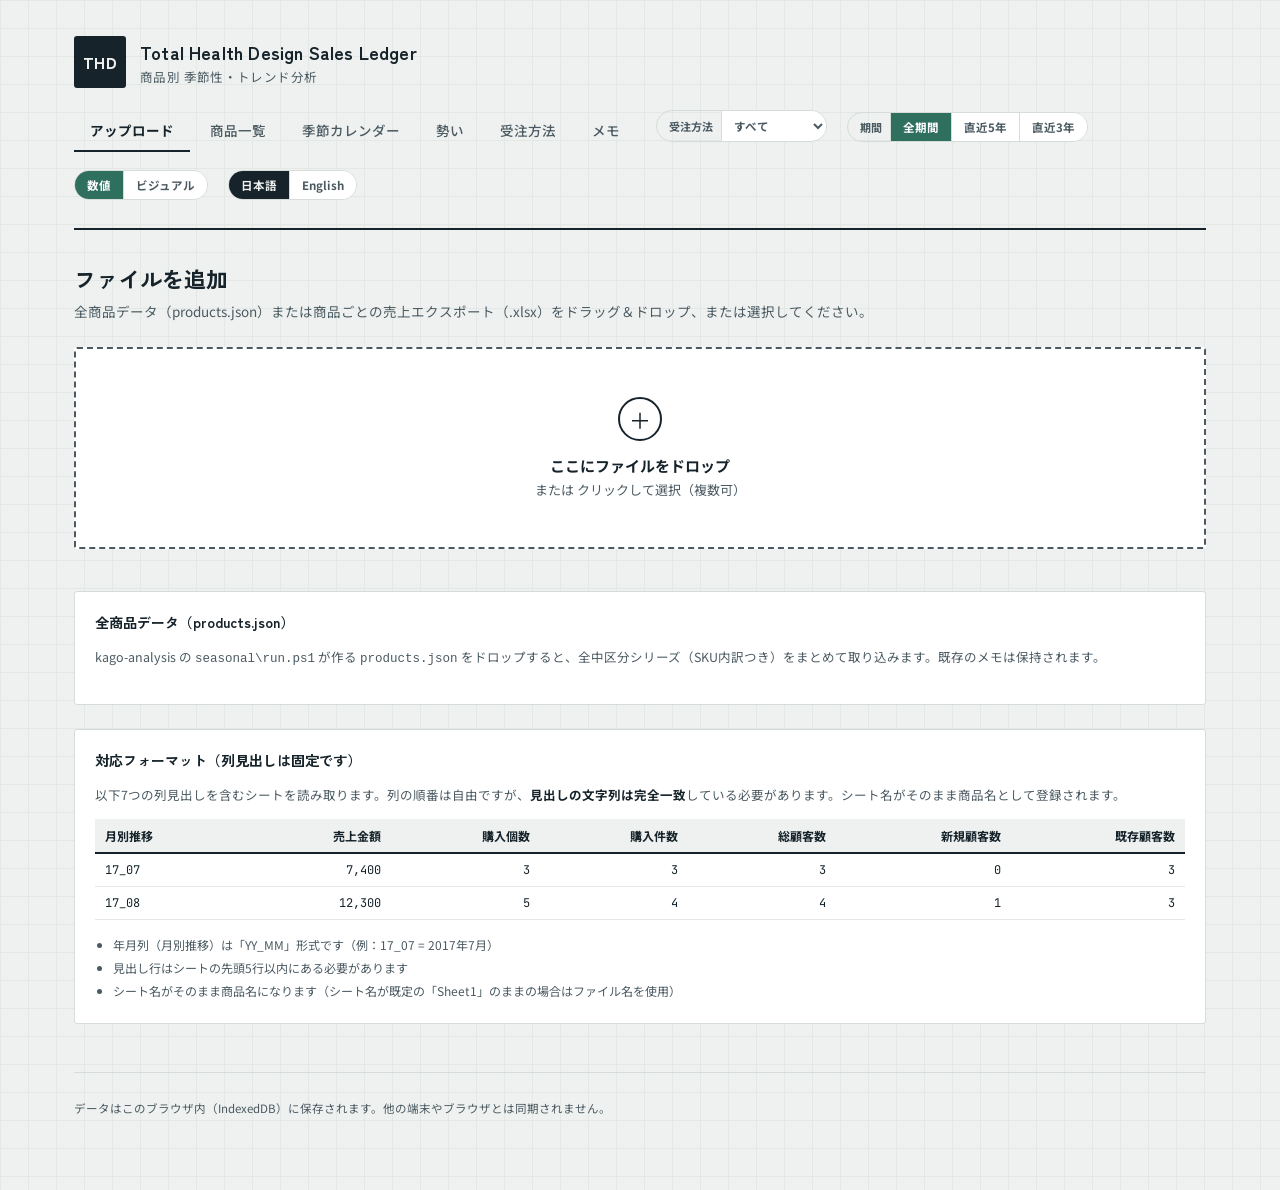
<file: index.html>
<!DOCTYPE html>
<html lang="ja">
<head>
<meta charset="UTF-8" />
<meta name="viewport" content="width=device-width, initial-scale=1.0" />
<title>商品売上分析 | THD Sales Ledger</title>
<link rel="preconnect" href="https://fonts.googleapis.com">
<link href="https://fonts.googleapis.com/css2?family=Zen+Kaku+Gothic+New:wght@500;700;900&family=Noto+Sans+JP:wght@400;500;700&family=JetBrains+Mono:wght@400;500;700&display=swap" rel="stylesheet">
<link rel="stylesheet" href="css/style.css?v=20261114a" />
</head>
<body>

<div class="app-shell">

  <header class="topbar">
    <div class="brand">
      <span class="brand-mark" aria-hidden="true">THD</span>
      <div class="brand-text">
        <h1 data-i18n="app.title">Total Health Design Sales Ledger</h1>
        <p data-i18n="app.subtitle">商品別 季節性・トレンド分析</p>
      </div>
    </div>
    <div class="topbar-right">
      <nav class="tabs" role="tablist">
        <button class="tab-btn is-active" data-view="upload" role="tab" data-i18n="nav.upload">アップロード</button>
        <button class="tab-btn" data-view="products" role="tab" data-i18n="nav.products">商品一覧</button>
        <button class="tab-btn" data-view="calendar" role="tab" data-i18n="nav.calendar">季節カレンダー</button>
        <button class="tab-btn" data-view="momentum" role="tab" data-i18n="nav.momentum">勢い</button>
        <button class="tab-btn" data-view="channels" role="tab" data-i18n="nav.channels">受注方法</button>
        <button class="tab-btn" data-view="notes" role="tab" data-i18n="nav.notes">メモ</button>
      </nav>
      <div class="lang-toggle period-toggle ch-toggle" role="group" aria-label="Channel">
        <span class="period-label" data-i18n="ch.label">受注方法</span>
        <select id="channel-filter" class="ch-select"></select>
      </div>
      <div class="lang-toggle period-toggle" role="group" aria-label="Period">
        <span class="period-label" data-i18n="period.label">期間</span>
        <button type="button" class="period-btn" data-period="0" data-i18n="period.all">全期間</button>
        <button type="button" class="period-btn" data-period="5" data-i18n="period.y5">直近5年</button>
        <button type="button" class="period-btn" data-period="3" data-i18n="period.y3">直近3年</button>
      </div>
      <div class="lang-toggle mode-toggle" role="group" aria-label="Display">
        <button type="button" class="mode-btn" data-display="numbers" data-i18n="display.numbers">数値</button>
        <button type="button" class="mode-btn" data-display="visual" data-i18n="display.visual">ビジュアル</button>
      </div>
      <div class="lang-toggle" role="group" aria-label="Language">
        <button type="button" class="lang-btn is-active" data-lang="ja">日本語</button>
        <button type="button" class="lang-btn" data-lang="en">English</button>
      </div>
    </div>
  </header>

  <main class="views">

    <!-- ===================== UPLOAD VIEW ===================== -->
    <section id="view-upload" class="view is-active">
      <div class="view-head">
        <h2 data-i18n="upload.heading">ファイルを追加</h2>
        <p class="hint" data-i18n="upload.hint">商品ごとの売上エクスポート（.xlsx）をドラッグ＆ドロップ、または選択してください。下記のテンプレート形式に対応しています。</p>
      </div>

      <label id="dropzone" class="dropzone" for="file-input">
        <input type="file" id="file-input" accept=".xlsx,.json" multiple hidden />
        <div class="dropzone-inner">
          <span class="dz-icon" aria-hidden="true">＋</span>
          <p class="dz-title" data-i18n="upload.dzTitle">ここにファイルをドロップ</p>
          <p class="dz-sub" data-i18n="upload.dzSub">または クリックして選択（複数可）</p>
        </div>
      </label>

      <div id="upload-log" class="upload-log" aria-live="polite"></div>

      <div class="card template-card">
        <h3 data-i18n="upload.bundleHeading">全商品データ（products.json）</h3>
        <p class="template-desc" data-i18n-html="upload.bundleDesc">
          kago-analysis の <code>seasonal\run.ps1</code> が作る <code>products.json</code> をドロップすると、
          全中区分シリーズ（SKU内訳つき）をまとめて取り込みます。既存のメモは保持されます。
        </p>
      </div>

      <div class="card template-card">
        <h3 data-i18n="upload.templateHeading">対応フォーマット（列見出しは固定です）</h3>
        <p class="template-desc" data-i18n-html="upload.templateDesc">
          以下7つの列見出しを含むシートを読み取ります。列の順番は自由ですが、
          <strong>見出しの文字列は完全一致</strong>している必要があります。
          シート名がそのまま商品名として登録されます。
        </p>
        <div class="table-wrap">
          <table class="template-table">
            <thead>
              <tr>
                <th data-i18n="upload.thYm">月別推移</th><th data-i18n="upload.thSales">売上金額</th>
                <th data-i18n="upload.thQty">購入個数</th><th data-i18n="upload.thOrders">購入件数</th>
                <th data-i18n="upload.thTotalCust">総顧客数</th><th data-i18n="upload.thNewCust">新規顧客数</th>
                <th data-i18n="upload.thExistCust">既存顧客数</th>
              </tr>
            </thead>
            <tbody>
              <tr>
                <td>17_07</td><td>7,400</td><td>3</td><td>3</td><td>3</td><td>0</td><td>3</td>
              </tr>
              <tr>
                <td>17_08</td><td>12,300</td><td>5</td><td>4</td><td>4</td><td>1</td><td>3</td>
              </tr>
            </tbody>
          </table>
        </div>
        <ul class="template-notes">
          <li data-i18n="upload.note1">年月列（月別推移）は「YY_MM」形式です（例：17_07 = 2017年7月）</li>
          <li data-i18n="upload.note2">見出し行はシートの先頭5行以内にある必要があります</li>
          <li data-i18n="upload.note3">シート名がそのまま商品名になります（シート名が既定の「Sheet1」のままの場合はファイル名を使用）</li>
        </ul>
      </div>
    </section>

    <!-- ===================== PRODUCTS VIEW ===================== -->
    <section id="view-products" class="view">
      <div class="view-head">
        <h2 data-i18n="products.heading">商品一覧</h2>
        <p class="hint" data-i18n="products.hint">保存済みの商品データ。行をクリックで詳細な季節性分析を表示します。</p>
      </div>

      <div class="filter-bar">
        <div class="filter-group filter-search">
          <label for="prod-search" data-i18n="products.searchLabel">商品名で検索</label>
          <input type="text" id="prod-search" data-i18n-placeholder="products.searchPlaceholder" placeholder="商品名..." />
        </div>
        <p id="products-count" class="filter-count-inline"></p>
      </div>
      <div id="products-scope" class="scope-bar"></div>

      <div id="products-empty" class="empty-state" hidden>
        <p class="empty-title" data-i18n="products.emptyTitle">まだデータがありません</p>
        <p class="empty-sub" data-i18n="products.emptySub">「アップロード」タブからファイルを追加してください。</p>
      </div>
      <div id="products-no-results" class="empty-state" hidden>
        <p class="empty-title" data-i18n="products.noResultsTitle">条件に一致する商品がありません</p>
        <p class="empty-sub" data-i18n="products.noResultsSub">検索語を変えてみてください。</p>
      </div>
      <div id="products-visual" class="only-visual">
        <div class="card viz-card">
          <h3><span data-i18n="vprod.mapHeading">商品マップ</span> <span class="muted" data-i18n="vprod.mapSub"></span></h3>
          <div id="products-map"></div>
          <div id="products-map-legend" class="viz-legend"></div>
        </div>
        <p class="muted-small viz-caption" data-i18n="vprod.tilesCaption"></p>
        <div id="products-tiles" class="tile-grid"></div>
      </div>
      <div class="table-wrap products-wrap only-numbers">
        <table id="products-table">
          <thead>
            <tr>
              <th data-sort="name" class="sortable" data-i18n="products.thName">商品名</th>
              <th data-sort="span" class="sortable" data-i18n="products.thSpan">データ期間</th>
              <th data-sort="months" class="sortable" data-i18n="products.thMonths">ヶ月数</th>
              <th data-sort="sales12" class="sortable" data-i18n="products.thSales12">直近12ヶ月度売上</th>
              <th data-sort="class" class="sortable" data-i18n="products.thClass">判定</th>
              <th data-sort="eta2" class="sortable" data-i18n="products.thEta2">季節の影響</th>
              <th data-sort="last" class="sortable" data-i18n="products.thLast">最終データ月</th>
            </tr>
          </thead>
          <tbody></tbody>
        </table>
      </div>
    </section>

    <!-- ===================== PRODUCT DETAIL VIEW ===================== -->
    <section id="view-detail" class="view">
      <div class="view-head detail-head">
        <button id="back-to-products" class="back-btn" data-i18n="detail.back">← 商品一覧へ</button>
        <div>
          <h2 id="detail-title">—</h2>
          <p class="hint" id="detail-sub"></p>
          <div id="detail-selection" class="selection-bar" hidden></div>
        </div>
        <div class="detail-head-actions">
          <button id="print-detail" class="print-btn" data-i18n="detail.printBtn">🖨 印刷 / PDF保存</button>
          <button id="delete-product" class="danger-btn" data-i18n="detail.deleteBtn">この商品データを削除</button>
        </div>
      </div>

      <div class="detail-grid">
        <div class="card card-classification">
          <h3 data-i18n="detail.judgement">判定</h3>
          <p id="detail-classification-badge" class="class-badge">—</p>
          <p id="detail-classification-text" class="class-text"></p>
          <div id="viz-class" class="viz-class only-visual"></div>
          <dl class="stat-row only-numbers">
            <div><dt data-i18n="detail.eta2Label">η²（月要因の説明力）</dt><dd id="detail-eta2">—</dd></div>
            <div><dt data-i18n="detail.fValueLabel">F値（自由度）</dt><dd id="detail-fval">—</dd></div>
            <div><dt data-i18n="detail.spanLabel">データ期間</dt><dd id="detail-span">—</dd></div>
          </dl>
          <div id="detail-reliability" class="reliability only-numbers"></div>
        </div>

        <div class="card card-seasonal">
          <div class="season-head">
            <h3 data-i18n="detail.seasonalHeading">月度別季節指数</h3>
            <div class="trend-mode-group">
              <button type="button" class="trend-mode-btn season-mode-btn is-active" data-mode="absolute" data-i18n="season.absolute">絶対</button>
              <button type="button" class="trend-mode-btn season-mode-btn" data-mode="relative" data-i18n="season.relative">店舗全体比</button>
            </div>
          </div>
          <p id="seasonal-note" class="seasonal-note"></p>
          <div id="seasonal-bars" class="seasonal-bars"></div>

          <div class="trend-section">
            <div class="trend-header">
              <h3 data-i18n="detail.trendHeading">売上推移</h3>
              <div class="trend-controls">
                <div class="trend-mode-group">
                  <button type="button" class="trend-mode-btn is-active" data-mode="all" data-i18n="detail.trendAll">全期間</button>
                  <button type="button" class="trend-mode-btn" data-mode="year" data-i18n="detail.trendYear">年別</button>
                </div>
                <select id="trend-year-select" class="trend-year-select" hidden></select>
              </div>
            </div>
            <div id="trend-chart" class="trend-chart"></div>
          </div>
        </div>

        <div class="card card-yoy">
          <h3 data-i18n="detail.yoyHeading">年別平均売上・前年比</h3>
          <div id="viz-yoy" class="only-visual"></div>
          <div class="table-wrap only-numbers">
            <table id="yoy-table">
              <thead><tr>
                <th data-i18n="detail.thYear">年</th><th data-i18n="detail.thAvgSales">月平均売上</th><th data-i18n="detail.thYoy">対前年比</th>
              </tr></thead>
              <tbody></tbody>
            </table>
          </div>
        </div>

        <div class="card card-spikes">
          <h3><span data-i18n="detail.spikesHeading">スパイク上位</span> <span class="muted" data-i18n="detail.spikesSub">（対年平均比が高い順）</span></h3>
          <div id="viz-spikes" class="only-visual"></div>
          <ol id="spike-list" class="spike-list"></ol>
        </div>

        <div class="card card-dips">
          <h3><span data-i18n="detail.dipsHeading">下位月</span> <span class="muted" data-i18n="detail.dipsSub">（対年平均比が低い順）</span></h3>
          <ol id="dip-list" class="spike-list"></ol>
        </div>

        <div id="buyer-card" class="card card-buyers" hidden>
          <div class="season-head">
            <h3><span data-i18n="buyers.heading">購入者の内訳</span> <span class="muted" id="buyer-sub"></span></h3>
            <div class="trend-mode-group">
              <button type="button" class="trend-mode-btn buyer-range-btn is-active" data-range="recent" data-i18n="buyers.recent">直近36ヶ月度</button>
              <button type="button" class="trend-mode-btn buyer-range-btn" data-range="all" data-i18n="detail.trendAll">全期間</button>
            </div>
          </div>
          <div id="buyer-summary" class="buyer-summary only-numbers"></div>
          <div id="buyer-viz" class="buyer-viz only-visual"></div>
          <div id="buyer-chart" class="trend-chart"></div>
          <p class="muted-small buyer-def" data-i18n="buyers.definitions">店舗新規＝その月度に会員登録 / 商品初回＝既存会員がこのシリーズ（SKU）を初めて購入 / 継続＝前回購入から180日以内 / 復帰＝前回購入から180日超。再購入率＝その月度の購入者のうち次の6ヶ月度以内にまた買った割合（直近6ヶ月度はまだ判定できません）。</p>
        </div>

        <div id="channel-card" class="card card-buyers" hidden>
          <div class="season-head">
            <h3><span data-i18n="ch.cardHeading">受注方法別の売上</span> <span class="muted" id="channel-sub"></span></h3>
            <div class="trend-mode-group">
              <button type="button" class="trend-mode-btn ch-range-btn is-active" data-range="recent" data-i18n="buyers.recent">直近36ヶ月度</button>
              <button type="button" class="trend-mode-btn ch-range-btn" data-range="all" data-i18n="detail.trendAll">全期間</button>
            </div>
          </div>
          <div id="channel-summary" class="only-numbers"></div>
          <div id="channel-viz" class="only-visual chs-list"></div>
          <div id="channel-chart" class="trend-chart"></div>
        </div>

        <div class="card card-raw">
          <h3 data-i18n="detail.rawHeading">月別実績</h3>
          <div id="viz-raw" class="only-visual"></div>
          <div class="table-wrap table-wrap-tall only-numbers">
            <table id="raw-table">
              <thead><tr>
                <th data-i18n="detail.thRawYm">年月</th><th data-i18n="detail.thRawSales">売上金額</th>
                <th data-i18n="detail.thRawQty">購入個数</th><th data-i18n="detail.thRawOrders">購入件数</th>
                <th data-i18n="detail.thRawOrderCount">注文件数</th>
                <th data-i18n="detail.thRawTotalCust">総顧客数</th><th data-i18n="detail.thRawNewCust">新規顧客数</th>
                <th data-i18n="detail.thRawExistCust">既存顧客数</th>
              </tr></thead>
              <tbody></tbody>
            </table>
          </div>
        </div>

        <div id="sku-card" class="card card-skus" hidden>
          <h3><span data-i18n="detail.skuHeading">SKU別内訳</span> <span class="muted" id="sku-count"></span></h3>
          <p class="muted-small sku-hint" data-i18n="sel.hint">チェックしたSKUだけでページ全体（判定・季節指数・推移・スパイク）を再計算します。「のみ」でそのSKUだけを表示。</p>
          <div class="table-wrap table-wrap-tall">
            <table id="sku-table">
              <thead><tr>
                <th class="sku-check-cell"><input type="checkbox" id="sku-all" checked></th>
                <th data-i18n="detail.thSkuCode">商品コード</th><th data-i18n="detail.thSkuName">商品名</th>
                <th data-i18n="detail.thSku12">直近12ヶ月度</th><th data-i18n="detail.thSkuTotal">全期間</th>
                <th data-i18n="detail.thSkuLast">最終月度</th>
              </tr></thead>
              <tbody></tbody>
            </table>
          </div>
        </div>
      </div>
    </section>

    <!-- ===================== CALENDAR VIEW ===================== -->
    <section id="view-calendar" class="view">
      <div class="view-head">
        <h2 data-i18n="calendar.heading">季節カレンダー</h2>
        <p class="hint only-visual" data-i18n="vcal.hint"></p>
        <p class="hint only-numbers" data-i18n="calendar.hint">全商品の月別季節指数を並べた一覧。η²が高い（季節性主導型）ほど濃く色付けしています（▲=平均超・▼=平均未満）。列見出しクリックで並び替え、▾アイコンで絞り込み（Excelのフィルターと同じ要領です）。</p>
      </div>

      <div id="calendar-scope" class="scope-bar"></div>
      <div class="calendar-tools">
        <div class="trend-mode-group">
          <button type="button" class="trend-mode-btn season-mode-btn is-active" data-mode="absolute" data-i18n="season.absolute">絶対</button>
          <button type="button" class="trend-mode-btn season-mode-btn" data-mode="relative" data-i18n="season.relative">店舗全体比</button>
        </div>
        <p id="calendar-count" class="filter-count"></p>
      </div>

      <div id="calendar-empty" class="empty-state" hidden>
        <p class="empty-title" data-i18n="calendar.emptyTitle">比較できる商品がありません</p>
        <p class="empty-sub" data-i18n="calendar.emptySub">2つ以上の商品データをアップロードすると一覧表示されます。</p>
      </div>
      <div id="calendar-no-results" class="empty-state" hidden>
        <p class="empty-title" data-i18n="calendar.noResultsTitle">条件に一致する商品がありません</p>
        <p class="empty-sub" data-i18n="calendar.noResultsSub">フィルター条件を変えてみてください。</p>
      </div>
      <div id="calendar-visual" class="only-visual">
        <div class="card viz-card">
          <h3><span data-i18n="vcal.monthHeading">この月度に強い商品・弱い商品</span></h3>
          <div id="vcal-months" class="month-picker"></div>
          <p class="muted-small viz-caption" data-i18n="vcal.monthNote"></p>
          <div class="vcal-split">
            <div><h4 class="up" data-i18n="vcal.strong">強い</h4><div id="vcal-strong"></div></div>
            <div><h4 class="down" data-i18n="vcal.weak">弱い</h4><div id="vcal-weak"></div></div>
          </div>
        </div>
        <div class="card viz-card">
          <h3><span data-i18n="vcal.mapHeading">季節マップ</span> <span class="muted" data-i18n="vcal.mapSub"></span></h3>
          <div id="vcal-classes" class="scope-bar"></div>
          <div id="vcal-map" class="smap"></div>
          <div class="viz-legend heat-legend"><span data-i18n="vcal.legendLow">年平均より低い</span><i class="heat-scale"></i><span data-i18n="vcal.legendHigh">年平均より高い</span><span class="smap-peak-key" data-i18n="vcal.legendPeak">枠＝ピーク月度</span></div>
        </div>
      </div>
      <div class="table-wrap calendar-wrap only-numbers">
        <table id="calendar-table">
          <colgroup>
            <col class="col-name" />
            <col class="col-month" /><col class="col-month" /><col class="col-month" /><col class="col-month" />
            <col class="col-month" /><col class="col-month" /><col class="col-month" /><col class="col-month" />
            <col class="col-month" /><col class="col-month" /><col class="col-month" /><col class="col-month" />
            <col class="col-class" />
            <col class="col-eta2" />
          </colgroup>
          <thead>
            <tr>
              <th data-sort="name" class="sortable">
                <span class="th-label">商品名</span>
                <button type="button" class="th-filter-btn" data-filter-col="name" data-i18n-title="calendar.filterTitle" title="絞り込み">▾</button>
              </th>
              <th data-sort="m1" class="sortable">1月</th><th data-sort="m2" class="sortable">2月</th><th data-sort="m3" class="sortable">3月</th>
              <th data-sort="m4" class="sortable">4月</th><th data-sort="m5" class="sortable">5月</th><th data-sort="m6" class="sortable">6月</th>
              <th data-sort="m7" class="sortable">7月</th><th data-sort="m8" class="sortable">8月</th><th data-sort="m9" class="sortable">9月</th>
              <th data-sort="m10" class="sortable">10月</th><th data-sort="m11" class="sortable">11月</th><th data-sort="m12" class="sortable">12月</th>
              <th data-sort="class" class="sortable">
                <span class="th-label">判定</span>
                <button type="button" class="th-filter-btn" data-filter-col="class" data-i18n-title="calendar.filterTitle" title="絞り込み">▾</button>
              </th>
              <th data-sort="eta2" class="sortable">季節の影響</th>
            </tr>
          </thead>
          <tbody></tbody>
        </table>
      </div>
    </section>

    <!-- ===================== MOMENTUM VIEW ===================== -->
    <section id="view-momentum" class="view">
      <div class="view-head">
        <h2 data-i18n="mom.heading">勢い</h2>
        <p class="hint" data-i18n="mom.hint"></p>
      </div>

      <div id="momentum-scope" class="scope-bar"></div>
      <div class="calendar-tools">
        <div class="trend-mode-group">
          <button type="button" class="trend-mode-btn mom-win-btn is-active" data-n="3" data-i18n="mom.n3">直近3ヶ月度</button>
          <button type="button" class="trend-mode-btn mom-win-btn" data-n="6" data-i18n="mom.n6">直近6ヶ月度</button>
          <button type="button" class="trend-mode-btn mom-win-btn" data-n="12" data-i18n="mom.n12">直近12ヶ月度</button>
        </div>
        <label class="mom-min"><span data-i18n="mom.minLabel">基準期間の売上:</span>
          <select id="momentum-min">
            <option value="0" data-i18n="mom.minAll">すべて</option>
            <option value="1000000" data-i18n="mom.min100">100万円以上</option>
            <option value="10000000" data-i18n="mom.min1000">1000万円以上</option>
          </select>
        </label>
        <p id="momentum-count" class="filter-count"></p>
      </div>

      <div id="momentum-empty" class="empty-state" hidden>
        <p class="empty-title" data-i18n="products.emptyTitle">まだデータがありません</p>
        <p class="empty-sub" data-i18n="products.emptySub"></p>
      </div>
      <div id="momentum-no-results" class="empty-state" hidden>
        <p class="empty-title" data-i18n="calendar.noResultsTitle">条件に一致する商品がありません</p>
      </div>

      <div id="momentum-visual" class="only-visual">
        <div class="card viz-card">
          <p class="muted-small viz-caption mom-caption" data-i18n="mom.visualNote"></p>
          <div class="vcal-split">
            <div><h4 class="up" data-i18n="mom.up">予測を上回る</h4><div id="mom-up"></div></div>
            <div><h4 class="down" data-i18n="mom.down">予測を下回る</h4><div id="mom-down"></div></div>
          </div>
        </div>
      </div>
      <div class="table-wrap only-numbers">
        <table id="momentum-table">
          <thead><tr>
            <th data-sort="name" class="sortable"><span class="th-label" data-key="mom.thName">商品名</span></th><th data-sort="class" class="sortable"><span class="th-label" data-key="mom.thClass">判定</span></th><th data-sort="actual" class="sortable"><span class="th-label" data-key="mom.thActual">実績</span></th>
            <th data-sort="expected" class="sortable"><span class="th-label" data-key="mom.thExpected">予測</span></th><th data-sort="ratio" class="sortable"><span class="th-label" data-key="mom.thRatio">実績÷予測</span></th><th data-sort="yoy" class="sortable"><span class="th-label" data-key="mom.thYoy">前年同期比</span></th>
          </tr></thead>
          <tbody></tbody>
        </table>
      </div>
    </section>

    <!-- ===================== 受注方法 VIEW ===================== -->
    <section id="view-channels" class="view">
      <div class="view-head">
        <h2 data-i18n="ch.heading">受注方法</h2>
        <p class="hint" data-i18n="ch.hint"></p>
      </div>
      <div id="channels-scope" class="scope-bar"></div>
      <div id="channels-empty" class="empty-state" hidden>
        <p class="empty-title" data-i18n="ch.emptyTitle">受注方法のデータがありません</p>
        <p class="empty-sub" data-i18n="ch.emptySub"></p>
      </div>
      <div id="channels-body">
        <div class="card viz-card">
          <div class="season-head">
            <h3><span data-i18n="ch.trendHeading">受注方法別の月次売上</span> <span class="muted" id="chtab-sub"></span></h3>
            <div class="trend-mode-group">
              <button type="button" class="trend-mode-btn chtab-range-btn is-active" data-range="recent" data-i18n="buyers.recent">直近36ヶ月度</button>
              <button type="button" class="trend-mode-btn chtab-range-btn" data-range="all" data-i18n="detail.trendAll">全期間</button>
            </div>
          </div>
          <div id="chtab-chart" class="trend-chart"></div>
        </div>
        <div class="card viz-card">
          <h3 data-i18n="ch.summaryHeading">直近12ヶ月度の構成と伸び</h3>
          <div class="table-wrap only-numbers" id="chtab-table"></div>
          <div class="only-visual">
            <div id="chtab-share"></div>
            <h4 class="chtab-season-h" data-i18n="ch.seasonHeading">受注方法ごとの季節パターン</h4>
            <div id="chtab-season" class="smap"></div>
            <div class="viz-legend heat-legend"><span data-i18n="vcal.legendLow">年平均より低い</span><i class="heat-scale"></i><span data-i18n="vcal.legendHigh">年平均より高い</span><span class="smap-peak-key" data-i18n="vcal.legendPeak">黒枠＝ピーク月度</span></div>
          </div>
        </div>
        <div class="card viz-card">
          <h3 data-i18n="ch.moversHeading">受注方法ごとの伸びた商品・落ちた商品</h3>
          <div id="chtab-groups" class="month-picker"></div>
          <p class="muted-small viz-caption" data-i18n="ch.moversNote"></p>
          <div class="table-wrap table-wrap-tall only-numbers">
            <table id="chtab-movers">
              <thead><tr>
                <th data-i18n="mom.thName">商品名</th><th data-i18n="ch.thCur">直近12ヶ月度</th><th data-i18n="ch.thPrev">前の12ヶ月度</th>
                <th data-i18n="ch.thDiff">増減</th><th data-i18n="mom.thYoy">前年同期比</th><th data-i18n="ch.thOwnShare">この受注方法の割合</th>
              </tr></thead>
              <tbody></tbody>
            </table>
          </div>
          <div class="vcal-split only-visual">
            <div><h4 class="up" data-i18n="ch.up">伸びた</h4><div id="chtab-up"></div></div>
            <div><h4 class="down" data-i18n="ch.down">落ちた</h4><div id="chtab-down"></div></div>
          </div>
        </div>
      </div>
    </section>

    <!-- ===================== NOTES VIEW ===================== -->
    <section id="view-notes" class="view">
      <div class="view-head">
        <h2 data-i18n="notes.heading">メモ一覧</h2>
        <p class="hint" data-i18n="notes.hint">全商品に記録したメモの一覧です。スパイク上位圏外になったメモもここで確認できます。</p>
      </div>

      <div class="trend-mode-group notes-mode-group">
        <button type="button" class="trend-mode-btn is-active" data-mode="list" data-i18n="notesView.list">一覧</button>
        <button type="button" class="trend-mode-btn" data-mode="calendar" data-i18n="notesView.calendar">月別</button>
      </div>

      <div class="filter-bar">
        <div class="filter-group filter-search">
          <label for="notes-search" data-i18n="notes.searchLabel">メモ・商品名で検索</label>
          <input type="text" id="notes-search" data-i18n-placeholder="notes.searchPlaceholder" placeholder="検索..." />
        </div>
        <p id="notes-count" class="filter-count-inline"></p>
      </div>

      <div id="notes-empty" class="empty-state" hidden>
        <p class="empty-title" data-i18n="notes.emptyTitle">まだメモがありません</p>
        <p class="empty-sub" data-i18n="notes.emptySub">商品詳細ページのスパイク上位からメモを追加できます。</p>
      </div>
      <div id="notes-no-results" class="empty-state" hidden>
        <p class="empty-title" data-i18n="notes.noResultsTitle">条件に一致するメモがありません</p>
        <p class="empty-sub" data-i18n="notes.noResultsSub">検索語を変えてみてください。</p>
      </div>

      <div id="notes-list-mode" class="table-wrap notes-wrap">
        <table id="notes-table">
          <thead>
            <tr>
              <th data-sort="product" class="sortable" data-i18n="notes.thProduct">商品名</th>
              <th data-sort="ym" class="sortable" data-i18n="notes.thYm">年月</th>
              <th data-i18n="notes.thNote">メモ</th>
              <th data-sort="ratio" class="sortable" data-i18n="notes.thRatio">対年平均比</th>
            </tr>
          </thead>
          <tbody></tbody>
        </table>
      </div>

      <div id="notes-calendar-mode" hidden>
        <p class="hint notes-cal-hint" data-i18n="notesCal.hint">同じ月に複数の商品でメモがある場合はハイライトされます（会社全体の施策の可能性）。</p>
        <div id="notes-calendar-grid" class="notes-calendar-grid"></div>
      </div>
    </section>

  </main>

  <footer class="app-footer">
    <p data-i18n="footer.note">データはこのブラウザ内（IndexedDB）に保存されます。他の端末やブラウザとは同期されません。</p>
  </footer>
</div>

<script src="https://cdn.sheetjs.com/xlsx-0.20.3/package/dist/xlsx.full.min.js"></script>
<script src="js/i18n.js?v=20261114a"></script>
<script src="js/db.js?v=20261114a"></script>
<script src="js/parse.js?v=20261114a"></script>
<script src="js/stats.js?v=20261114a"></script>
<script src="js/app.js?v=20261114a"></script>
</body>
</html>
</file>
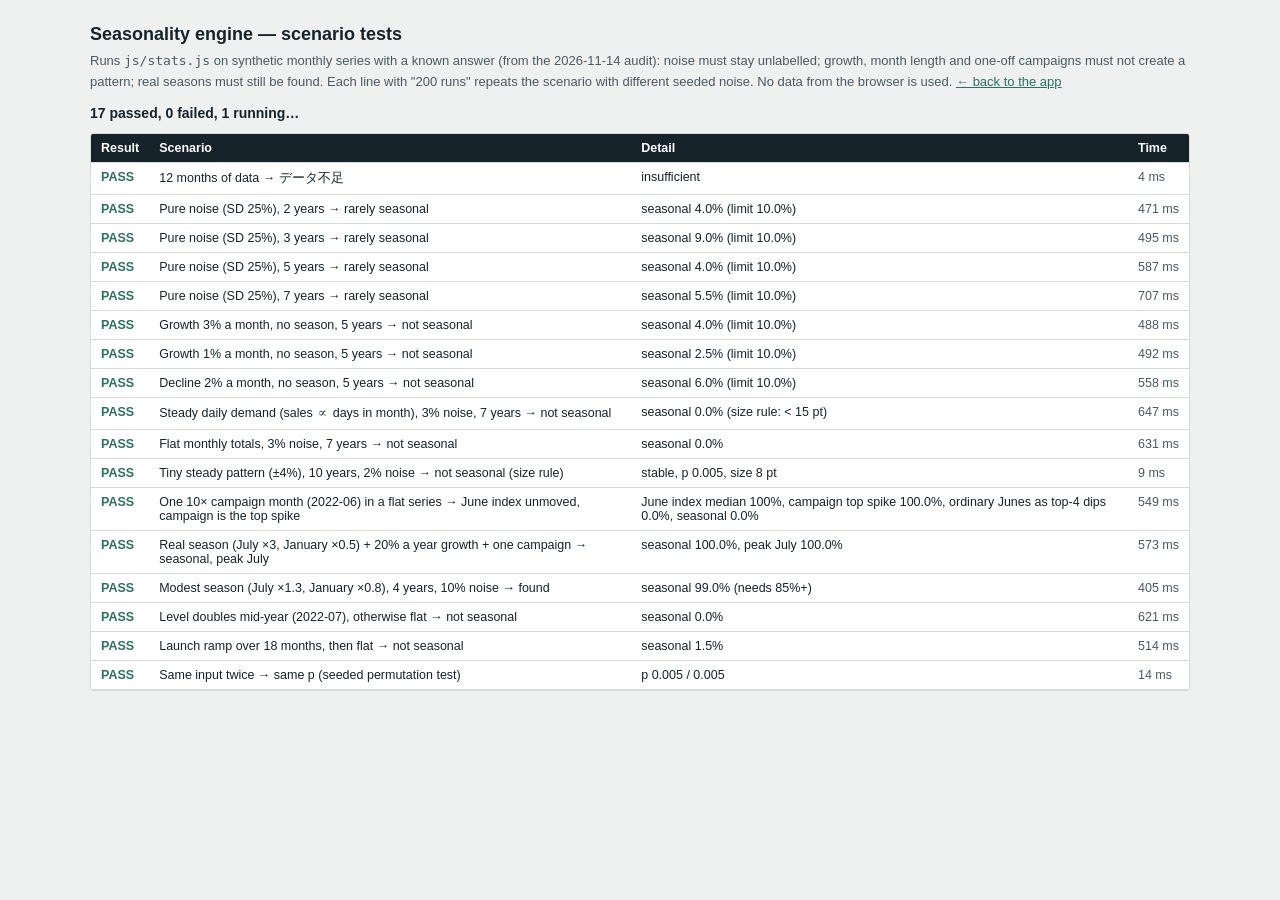
<file: tests.html>
<!DOCTYPE html>
<html lang="ja">
<head>
<meta charset="UTF-8" />
<meta name="viewport" content="width=device-width, initial-scale=1.0" />
<title>Seasonality tests | THD Sales Ledger</title>
<style>
  :root { --ink: #16232B; --soft: #4B5A62; --line: #D6DCD8; --ok: #2F6F5E; --ok-bg: #E3EEEA; --ng: #9B3B32; --ng-bg: #FBEDEB; }
  body { margin: 0; padding: 24px 16px 48px; background: #EEF1EF; color: var(--ink); font-family: 'Noto Sans JP', sans-serif; }
  main { max-width: 1100px; margin: 0 auto; }
  h1 { font-size: 18px; margin: 0 0 6px; }
  p { color: var(--soft); font-size: 13px; line-height: 1.6; margin: 0 0 12px; }
  #summary { font-weight: 700; font-size: 14px; margin: 12px 0; }
  #summary.pass { color: var(--ok); } #summary.fail { color: var(--ng); }
  .wrap { overflow-x: auto; background: #fff; border: 1px solid var(--line); border-radius: 3px; }
  table { border-collapse: collapse; width: 100%; font-size: 12.5px; }
  th, td { text-align: left; padding: 7px 10px; border-bottom: 1px solid var(--line); vertical-align: top; }
  th { background: var(--ink); color: #fff; font-weight: 700; }
  td:first-child { font-weight: 700; white-space: nowrap; }
  td:last-child { white-space: nowrap; color: var(--soft); }
  tr.pass td:first-child { color: var(--ok); } tr.fail td:first-child { color: var(--ng); }
  tr.fail { background: var(--ng-bg); }
  .known { font-weight: 400; font-size: 11px; color: var(--soft); border: 1px solid var(--line); border-radius: 10px; padding: 0 6px; }
  a { color: var(--ok); }
</style>
</head>
<body>
<main>
  <h1>Seasonality engine — scenario tests</h1>
  <p>Runs <code>js/stats.js</code> on synthetic monthly series with a known answer (from the 2026-11-14 audit):
     noise must stay unlabelled; growth, month length and one-off campaigns must not create a pattern; real
     seasons must still be found. Each line with "200 runs" repeats the scenario with different seeded noise.
     No data from the browser is used. <a href="index.html">← back to the app</a></p>
  <div id="summary">running…</div>
  <div class="wrap">
    <table>
      <thead><tr><th>Result</th><th>Scenario</th><th>Detail</th><th>Time</th></tr></thead>
      <tbody id="results"></tbody>
    </table>
  </div>
</main>
<script src="js/stats.js?v=20261114a"></script>
<script src="js/tests.js?v=20261114a"></script>
</body>
</html>
</file>
<file: css/style.css>
:root {
  --paper: #EEF1EF;
  --surface: #FFFFFF;
  --ink: #16232B;
  --ink-soft: #4B5A62;
  --line: #D6DCD8;
  --line-soft: #E4E8E5;

  --seasonal: #2F6F5E;   /* 季節性主導型 */
  --seasonal-bg: #E3EEEA;
  --campaign: #A8791C;   /* キャンペーン/イベント主導型 */
  --campaign-bg: #F3EBD9;
  --mixed: #6B5B73;      /* 混合型 */
  --mixed-bg: #EAE5EC;

  /* 判定 (stats.js classification keys) */
  --seasonal-spiky: #6B5B73;      /* 季節性＋スパイク */
  --seasonal-spiky-bg: #EAE5EC;
  --spiky: #A8791C;               /* スパイク主導 */
  --spiky-bg: #F3EBD9;
  --stable: #3E5F78;              /* 季節性なし（安定） */
  --stable-bg: #E2EAF0;
  --insufficient: #6E7A80;        /* データ不足 */
  --insufficient-bg: #ECEFEE;

  --danger: #9B3B32;

  /* 購入者区分 */
  --b-shopNew: #A8791C;
  --b-productNew: #2F6F5E;
  --b-regular: #A9B6BD;
  --b-returning: #6B5B73;

  --font-display: 'Zen Kaku Gothic New', 'Noto Sans JP', sans-serif;
  --font-body: 'Noto Sans JP', 'Zen Kaku Gothic New', sans-serif;
  --font-mono: 'JetBrains Mono', ui-monospace, monospace;

  --radius: 3px;
}

* { box-sizing: border-box; }

html, body {
  margin: 0;
  padding: 0;
  background: var(--paper);
  color: var(--ink);
  font-family: var(--font-body);
  background-image:
    linear-gradient(var(--line-soft) 1px, transparent 1px),
    linear-gradient(90deg, var(--line-soft) 1px, transparent 1px);
  background-size: 28px 28px;
}

.app-shell {
  max-width: 1180px;
  margin: 0 auto;
  padding: 0 24px 64px;
}

/* ---------- topbar ---------- */
.topbar {
  display: flex;
  align-items: flex-end;
  justify-content: space-between;
  flex-wrap: wrap;
  gap: 20px;
  padding: 36px 0 20px;
  border-bottom: 2px solid var(--ink);
}

.brand { display: flex; align-items: center; gap: 14px; }

.brand-mark {
  font-family: var(--font-display);
  font-weight: 900;
  font-size: 16px;
  letter-spacing: 0.03em;
  width: 52px;
  height: 52px;
  display: flex;
  align-items: center;
  justify-content: center;
  background: var(--ink);
  color: var(--paper);
  border-radius: var(--radius);
  flex-shrink: 0;
}

.brand-text h1 {
  font-family: var(--font-display);
  font-weight: 700;
  font-size: 18px;
  margin: 0;
  letter-spacing: 0.01em;
}

.brand-text p {
  margin: 2px 0 0;
  font-size: 12.5px;
  color: var(--ink-soft);
  letter-spacing: 0.03em;
}

.topbar-right {
  display: flex;
  align-items: flex-end;
  gap: 20px;
  flex-wrap: wrap;
}

.tabs { display: flex; gap: 4px; }

.tab-btn {
  font-family: var(--font-body);
  font-size: 13.5px;
  font-weight: 500;
  background: transparent;
  border: none;
  padding: 10px 16px;
  cursor: pointer;
  color: var(--ink-soft);
  border-bottom: 2px solid transparent;
  transform: translateY(2px);
}

.tab-btn:hover { color: var(--ink); }

.tab-btn.is-active {
  color: var(--ink);
  border-bottom: 2px solid var(--ink);
  font-weight: 700;
}

.lang-toggle {
  display: flex;
  border: 1px solid var(--line);
  border-radius: 20px;
  overflow: hidden;
  flex-shrink: 0;
  margin-bottom: 8px;
}

.lang-btn, .mode-btn, .period-btn {
  font-family: var(--font-body);
  font-size: 11.5px;
  font-weight: 700;
  background: var(--surface);
  border: none;
  padding: 6px 12px;
  cursor: pointer;
  color: var(--ink-soft);
}

.lang-btn + .lang-btn, .mode-btn + .mode-btn, .period-btn + .period-btn { border-left: 1px solid var(--line); }
.lang-btn:hover, .mode-btn:hover, .period-btn:hover { background: var(--paper); }
.lang-btn.is-active { background: var(--ink); color: var(--paper); }
.mode-btn.is-active, .period-btn.is-active { background: var(--seasonal); color: #fff; }

/* ---------- views ---------- */
.view { display: none; padding-top: 32px; }
.view.is-active { display: block; }

.view-head h2 {
  font-family: var(--font-display);
  font-size: 22px;
  margin: 0 0 6px;
}

.view-head .hint {
  color: var(--ink-soft);
  font-size: 13.5px;
  line-height: 1.7;
  margin: 0 0 24px;
}

/* ---------- dropzone ---------- */
.dropzone {
  display: block;
  border: 2px dashed var(--ink-soft);
  border-radius: var(--radius);
  background: var(--surface);
  padding: 48px 24px;
  text-align: center;
  cursor: pointer;
  transition: border-color 0.15s, background 0.15s;
}

.dropzone:hover, .dropzone.is-dragover {
  border-color: var(--seasonal);
  background: var(--seasonal-bg);
}

.dz-icon {
  display: inline-flex;
  align-items: center;
  justify-content: center;
  width: 44px;
  height: 44px;
  border: 2px solid var(--ink);
  border-radius: 50%;
  font-size: 22px;
  margin-bottom: 14px;
}

.dz-title { font-weight: 700; margin: 0 0 4px; font-size: 15px; }
.dz-sub { margin: 0; color: var(--ink-soft); font-size: 13px; }

.upload-log { margin-top: 18px; display: flex; flex-direction: column; gap: 8px; }

.log-row {
  display: flex;
  align-items: center;
  gap: 10px;
  background: var(--surface);
  border: 1px solid var(--line);
  border-radius: var(--radius);
  padding: 10px 14px;
  font-size: 13px;
}

.log-row.ok { border-left: 3px solid var(--seasonal); }
.log-row.err { border-left: 3px solid var(--danger); }

/* upload page: fixed-format template reference */
.template-card { margin-top: 24px; }

.template-card h3 {
  font-family: var(--font-display);
  font-size: 14px;
  margin: 0 0 8px;
}

.template-desc {
  font-size: 12.5px;
  color: var(--ink-soft);
  line-height: 1.7;
  margin: 0 0 14px;
}

.template-desc strong { color: var(--ink); }

.template-table { font-size: 12px; }
.template-table th {
  background: var(--paper);
  border-bottom: 2px solid var(--ink);
}
.template-table td { font-family: var(--font-mono); }

.template-notes {
  margin: 14px 0 0;
  padding-left: 18px;
  font-size: 12px;
  color: var(--ink-soft);
  line-height: 1.9;
}
.log-row .name { font-weight: 700; flex-shrink: 0; }
.log-row .msg { color: var(--ink-soft); }

/* ---------- products grid ---------- */
/* products table */
.products-wrap table { font-size: 12.5px; }
.products-wrap td.name-cell { font-weight: 700; }
.products-wrap .last-cell { display: flex; align-items: center; justify-content: flex-end; gap: 8px; }

/* notes table — text-heavy, so unlike other tables it wraps and left-aligns */
.notes-wrap table { font-size: 12.5px; table-layout: fixed; width: 100%; }
.notes-wrap th, .notes-wrap td { white-space: normal; }
.notes-wrap th:nth-child(1), .notes-wrap td:nth-child(1) { width: 18%; text-align: left; }
.notes-wrap th:nth-child(2), .notes-wrap td:nth-child(2) { width: 10%; white-space: nowrap; }
.notes-wrap th:nth-child(3), .notes-wrap td:nth-child(3) { width: 58%; text-align: left; }
.notes-wrap th:nth-child(4), .notes-wrap td:nth-child(4) { width: 14%; white-space: nowrap; }
.notes-wrap td.name-cell { font-weight: 700; font-family: var(--font-body); }
.notes-wrap td.note-cell { font-family: var(--font-body); line-height: 1.6; }
.notes-wrap th.sortable { cursor: pointer; }
.notes-wrap th.sortable:hover { color: var(--seasonal); }

.notes-mode-group { margin-bottom: 14px; }

/* notes calendar (by-month) grid */
.notes-cal-hint { margin: 0 0 16px; }

.notes-calendar-grid {
  display: grid;
  grid-template-columns: repeat(auto-fill, minmax(240px, 1fr));
  gap: 14px;
}

.notes-month-card.has-cross-product {
  border-color: var(--seasonal);
  box-shadow: 0 0 0 1px var(--seasonal) inset;
}

.nmc-header {
  display: flex;
  align-items: center;
  justify-content: space-between;
  margin-bottom: 10px;
}

.nmc-header h4 {
  margin: 0;
  font-family: var(--font-display);
  font-size: 14px;
}

.nmc-badge {
  font-size: 10px;
  font-weight: 700;
  background: var(--seasonal-bg);
  color: var(--seasonal);
  padding: 2px 8px;
  border-radius: 20px;
  white-space: nowrap;
}

.nmc-list {
  list-style: none;
  margin: 0;
  padding: 0;
  display: flex;
  flex-direction: column;
  gap: 8px;
  max-height: 260px;
  overflow-y: auto;
}

.nmc-list li { border-top: 1px solid var(--line-soft); padding-top: 8px; border-radius: 2px; }
.nmc-list li:first-child { border-top: none; padding-top: 0; }
.nmc-list li:hover:not(.nmc-empty) { background: var(--paper); }

.nmc-meta {
  display: flex;
  justify-content: space-between;
  font-size: 11px;
  margin-bottom: 3px;
}

.nmc-product { font-weight: 700; }
.nmc-year { color: var(--ink-soft); font-family: var(--font-mono); }
.nmc-note { margin: 0; font-size: 12px; color: var(--ink); line-height: 1.5; }
.nmc-empty { color: var(--ink-soft); font-size: 12px; font-style: italic; }

.filter-count, .filter-count-inline {
  font-size: 12px;
  color: var(--ink-soft);
  margin: 0 0 12px;
}

/* small classification / status tags, shared across products table, detail view, calendar */
.class-tag {
  font-size: 10.5px;
  font-weight: 700;
  padding: 2px 8px;
  border-radius: 20px;
  white-space: nowrap;
  display: inline-block;
}

.class-tag.stale-tag { background: #FBEDEB; color: var(--danger); margin-left: 6px; }
.class-tag.ended-tag { background: var(--line-soft); color: var(--ink-soft); margin-left: 6px; }

/* 会計区分 / ended-series scope, shared by products list and calendar */
.scope-bar {
  display: flex;
  flex-wrap: wrap;
  align-items: center;
  gap: 6px;
  margin: 0 0 12px;
  font-size: 12px;
}
.scope-bar:empty { display: none; }
.scope-label { color: var(--ink-soft); font-weight: 700; margin-right: 4px; }
.scope-chip, .scope-ended {
  display: inline-flex;
  align-items: center;
  gap: 5px;
  padding: 3px 10px;
  border: 1px solid var(--line);
  border-radius: 20px;
  background: var(--surface);
  cursor: pointer;
  user-select: none;
}
.scope-chip input { display: none; }
.scope-chip.is-on { background: var(--ink); border-color: var(--ink); color: var(--paper); }
.scope-chip .scope-n { font-family: var(--font-mono); font-size: 11px; opacity: 0.75; }
.scope-ended { border-style: dashed; margin-left: 6px; }
.scope-ended input { margin: 0; }

.empty-state {
  border: 1px dashed var(--line);
  border-radius: var(--radius);
  background: var(--surface);
  padding: 40px;
  text-align: center;
}

.empty-title { font-weight: 700; margin: 0 0 4px; }
.empty-sub { color: var(--ink-soft); margin: 0; font-size: 13px; }

/* ---------- detail view ---------- */
.detail-head {
  display: flex;
  align-items: flex-start;
  gap: 16px;
  flex-wrap: wrap;
}

.detail-head > div { flex: 1; min-width: 220px; }

.back-btn, .danger-btn, .print-btn {
  font-family: var(--font-body);
  font-size: 12.5px;
  font-weight: 700;
  background: var(--surface);
  border: 1px solid var(--line);
  border-radius: var(--radius);
  padding: 8px 14px;
  cursor: pointer;
}

.back-btn:hover { border-color: var(--ink); }
.danger-btn { color: var(--danger); }
.danger-btn:hover { border-color: var(--danger); background: #FBEDEB; }
.print-btn:hover { border-color: var(--seasonal); color: var(--seasonal); }

.detail-head-actions { display: flex; gap: 8px; flex-wrap: wrap; }

.detail-grid {
  display: grid;
  grid-template-columns: repeat(2, 1fr);
  gap: 14px;
  margin-top: 24px;
  align-items: start;
}

.card {
  background: var(--surface);
  border: 1px solid var(--line);
  border-radius: var(--radius);
  padding: 20px;
}

.card h3 {
  font-family: var(--font-display);
  font-size: 14px;
  margin: 0 0 14px;
}

.card h3 .muted { font-weight: 400; color: var(--ink-soft); font-size: 12px; }

.card-classification { grid-column: 1 / 2; }
.card-seasonal { grid-column: 2 / 3; grid-row: span 2; }
.card-yoy { grid-column: 1 / 2; }
.card-spikes { grid-column: 1 / 2; }
.card-dips { grid-column: 2 / 3; }
.card-raw { grid-column: 1 / 3; }
.card-skus { grid-column: 1 / 3; }
.card-buyers { grid-column: 1 / 3; }
.card-skus[hidden] { display: none; }
.mono-cell { font-family: var(--font-mono); font-size: 12px; white-space: nowrap; }

.class-badge {
  font-family: var(--font-display);
  font-size: 17px;
  font-weight: 700;
  margin: 0 0 6px;
}

.class-text { color: var(--ink-soft); font-size: 12.5px; line-height: 1.6; margin: 0 0 16px; }

.stat-row { display: grid; gap: 10px; margin: 0; }
.stat-row > div { display: flex; justify-content: space-between; border-top: 1px solid var(--line-soft); padding-top: 8px; }
.stat-row dt { color: var(--ink-soft); font-size: 12px; }
.stat-row dd { margin: 0; font-family: var(--font-mono); font-size: 13px; font-weight: 700; }

/* seasonal bar chart */
.seasonal-bars {
  display: flex;
  align-items: flex-end;
  gap: 6px;
  height: 220px;
  padding-top: 10px;
}

.season-col {
  flex: 1;
  display: flex;
  flex-direction: column;
  align-items: center;
  justify-content: flex-end;
  height: 100%;
  gap: 6px;
}

.season-bar-track {
  flex: 1;
  display: flex;
  align-items: flex-end;
  width: 100%;
  position: relative;
}

/* 90% range of the 月度 index, drawn over the bar */
.season-band {
  position: absolute;
  left: 50%;
  width: 3px;
  margin-left: -1.5px;
  background: var(--ink);
  opacity: 0.45;
  border-radius: 2px;
}
.season-col.is-empty .season-bar { opacity: 0.35; }

.season-head { display: flex; justify-content: space-between; align-items: flex-start; gap: 10px; flex-wrap: wrap; }
.season-head h3 { margin-bottom: 6px; }
.seasonal-note { font-size: 11.5px; color: var(--ink-soft); line-height: 1.5; margin: 0 0 8px; }
.seasonal-note.is-weak { color: var(--campaign); font-weight: 700; }

/* データの信頼性 box in the 判定 card */
.reliability { margin-top: 16px; padding-top: 12px; border-top: 2px solid var(--line-soft); }
.reliability h4 { font-family: var(--font-display); font-size: 12.5px; margin: 0 0 8px; }
.reliability .stat-row dd { margin: 0; font-family: var(--font-mono); font-size: 12px; text-align: right; }
.rel-reason { font-size: 12px; line-height: 1.6; margin: 10px 0 0; color: var(--ink); }
.reliability.is-weak .rel-reason { color: var(--campaign); font-weight: 700; }
.muted-small { font-size: 10.5px; color: var(--ink-soft); font-weight: 400; }

.calendar-tools { display: flex; align-items: center; gap: 14px; flex-wrap: wrap; margin-bottom: 10px; }
.calendar-tools .filter-count { margin: 0; }
.calendar-wrap tr.is-tentative td { color: var(--ink-soft); background: repeating-linear-gradient(135deg, transparent 0 6px, var(--line-soft) 6px 7px); }

.season-bar {
  width: 100%;
  background: var(--ink-soft);
  border-radius: 2px 2px 0 0;
  min-height: 2px;
}

.season-bar.above { background: var(--seasonal); }
.season-bar.below { background: var(--campaign); }

.season-label { font-size: 10px; color: var(--ink-soft); font-family: var(--font-mono); }
.season-val { font-size: 10px; font-family: var(--font-mono); font-weight: 700; }

/* year-mode trend chart — value labels are anchored to each bar's own top
   edge (not a fixed row) so they stay next to their bar regardless of how
   short or tall it is relative to the others. */
.trend-year-bars {
  display: flex;
  align-items: flex-end;
  gap: 6px;
  height: 220px;
  padding-top: 26px; /* headroom for the tallest bar's label */
}

.trend-year-col {
  flex: 1;
  display: flex;
  flex-direction: column;
  align-items: center;
  height: 100%;
  gap: 6px;
  min-width: 0;
}

.trend-year-track {
  flex: 1;
  display: flex;
  align-items: flex-end;
  width: 100%;
}

.trend-year-bar {
  width: 100%;
  background: var(--campaign);
  border-radius: 2px 2px 0 0;
  min-height: 2px;
  position: relative;
}

.trend-year-val {
  position: absolute;
  top: -18px;
  left: -6px;
  right: -6px;
  text-align: center;
  font-size: 9.5px;
  font-family: var(--font-mono);
  font-weight: 700;
  color: var(--ink);
  white-space: nowrap;
}

.trend-year-label { font-size: 10px; color: var(--ink-soft); font-family: var(--font-mono); }

/* trend chart section (inside card-seasonal, below the seasonal index bars) */
.trend-section {
  margin-top: 24px;
  padding-top: 18px;
  border-top: 1px solid var(--line-soft);
}

.trend-header {
  display: flex;
  align-items: center;
  justify-content: space-between;
  flex-wrap: wrap;
  gap: 8px;
  margin-bottom: 12px;
}

.trend-header h3 { margin: 0; }

.trend-controls { display: flex; align-items: center; gap: 8px; }

.trend-mode-group {
  display: flex;
  border: 1px solid var(--line);
  border-radius: 20px;
  overflow: hidden;
}

.trend-mode-btn {
  font-family: var(--font-body);
  font-size: 11px;
  font-weight: 700;
  background: var(--surface);
  border: none;
  padding: 5px 13px;
  cursor: pointer;
  color: var(--ink-soft);
}

.trend-mode-btn + .trend-mode-btn { border-left: 1px solid var(--line); }
.trend-mode-btn:hover { background: var(--paper); }
.trend-mode-btn.is-active { background: var(--seasonal); color: #fff; }

.trend-year-select {
  font-family: var(--font-body);
  font-size: 12px;
  border: 1px solid var(--line);
  border-radius: var(--radius);
  padding: 5px 8px;
  background: var(--surface);
  color: var(--ink);
}

.trend-chart { min-height: 220px; }

.trend-range-labels {
  display: flex;
  justify-content: space-between;
  font-size: 10.5px;
  font-family: var(--font-mono);
  color: var(--ink-soft);
  margin-bottom: 4px;
}

.trend-svg { width: 100%; height: auto; display: block; }

/* tables */
.table-wrap { overflow-x: auto; }
.table-wrap-tall { max-height: 360px; overflow-y: auto; }

/* calendar/products tables aren't nested inside a .card, so they need their
   own solid frame — otherwise the graph-paper background bleeds through
   every data row (only the sticky header had an explicit background). */
.calendar-wrap, .products-wrap, .notes-wrap {
  background: var(--surface);
  border: 1px solid var(--line);
  border-radius: var(--radius);
  padding: 4px 14px;
}

table { width: 100%; border-collapse: collapse; font-size: 12.5px; }

th, td {
  padding: 8px 10px;
  vertical-align: middle;
}

th {
  text-align: right;
  font-weight: 700;
  border-bottom: 2px solid var(--ink);
  position: sticky;
  top: 0;
  background: var(--surface);
  white-space: nowrap;
}

th:first-child, td:first-child { text-align: left; }

td {
  text-align: right;
  border-bottom: 1px solid var(--line-soft);
  font-family: var(--font-mono);
  white-space: nowrap;
  background: var(--surface);
}

tr:hover td { background: var(--paper); }

.up { color: var(--seasonal); }
.down { color: var(--danger); }

.spike-list { list-style: none; margin: 0; padding: 0; display: flex; flex-direction: column; gap: 12px; }

.spike-item {
  display: flex;
  flex-direction: column;
  gap: 6px;
  border-bottom: 1px solid var(--line-soft);
  padding-bottom: 10px;
}

.spike-item-main {
  display: flex;
  justify-content: space-between;
  align-items: baseline;
  gap: 10px;
}

.spike-item .ym { font-family: var(--font-mono); font-weight: 700; font-size: 12.5px; }
.spike-item .factor { font-size: 11.5px; color: var(--ink-soft); }
.spike-item .ratio { font-family: var(--font-mono); font-size: 12.5px; font-weight: 700; }
.spike-skus { margin: 0; font-size: 11.5px; color: var(--ink-soft); line-height: 1.5; }

/* per-spike notes */
.spike-note-toggle {
  font-family: var(--font-body);
  font-size: 11px;
  color: var(--ink-soft);
  background: none;
  border: none;
  cursor: pointer;
  padding: 0;
  text-decoration: underline dotted;
  text-underline-offset: 2px;
}
.spike-note-toggle:hover { color: var(--seasonal); }

.spike-note-text {
  font-size: 12px;
  color: var(--ink);
  background: var(--paper);
  border-left: 2px solid var(--seasonal);
  padding: 6px 9px;
  border-radius: 2px;
  white-space: pre-wrap;
  margin: 0 0 4px;
}

.spike-note-edit-row { display: flex; gap: 8px; align-items: stretch; }

.spike-note-textarea {
  flex: 1;
  font-family: var(--font-body);
  font-size: 12px;
  border: 1px solid var(--line);
  border-radius: var(--radius);
  padding: 7px 9px;
  resize: vertical;
  min-height: 52px;
  background: var(--surface);
  color: var(--ink);
}

.spike-note-actions { display: flex; flex-direction: column; gap: 5px; }

.spike-note-save, .spike-note-cancel {
  font-family: var(--font-body);
  font-size: 11px;
  font-weight: 700;
  border: 1px solid var(--line);
  background: var(--surface);
  border-radius: var(--radius);
  padding: 5px 10px;
  cursor: pointer;
  white-space: nowrap;
}

.spike-note-save:hover { border-color: var(--seasonal); color: var(--seasonal); }
.spike-note-save:disabled { opacity: 0.6; cursor: default; }
.spike-note-cancel:hover { border-color: var(--danger); color: var(--danger); }

/* filter bar (shared: products view + calendar view) */
.filter-bar {
  display: flex;
  flex-wrap: wrap;
  align-items: flex-end;
  gap: 20px;
  background: var(--surface);
  border: 1px solid var(--line);
  border-radius: var(--radius);
  padding: 16px 18px;
  margin-bottom: 14px;
}

.filter-group { display: flex; flex-direction: column; gap: 6px; }
.filter-search { flex: 1; min-width: 180px; }

.filter-group label, .filter-label {
  font-size: 11.5px;
  color: var(--ink-soft);
  font-weight: 700;
}

#cal-search, #cal-peak-month {
  font-family: var(--font-body);
  font-size: 13px;
  border: 1px solid var(--line);
  border-radius: var(--radius);
  padding: 7px 10px;
  background: var(--paper);
  color: var(--ink);
}

/* Excel-style header filter (calendar view) */
.th-label { margin-right: 4px; }

.th-filter-btn {
  font-size: 10px;
  line-height: 1;
  background: transparent;
  border: none;
  color: var(--ink-soft);
  cursor: pointer;
  padding: 2px 3px;
  border-radius: 2px;
  vertical-align: middle;
}

.th-filter-btn:hover { background: var(--paper); color: var(--ink); }
.th-filter-btn.is-filtered { color: var(--seasonal); font-weight: 700; }

.col-filter-popover {
  background: var(--surface);
  border: 1px solid var(--ink);
  border-radius: var(--radius);
  box-shadow: 0 4px 14px rgba(22, 35, 43, 0.18);
  padding: 10px;
  width: 220px;
  font-size: 12.5px;
  z-index: 200;
}

.col-filter-search {
  width: 100%;
  font-family: var(--font-body);
  font-size: 12.5px;
  border: 1px solid var(--line);
  border-radius: var(--radius);
  padding: 6px 8px;
  margin-bottom: 8px;
  background: var(--paper);
  color: var(--ink);
}

.col-filter-actions {
  display: flex;
  justify-content: space-between;
  margin-bottom: 6px;
}

.col-filter-actions button {
  font-family: var(--font-body);
  font-size: 11px;
  font-weight: 700;
  background: transparent;
  border: none;
  color: var(--seasonal);
  cursor: pointer;
  padding: 0;
}

.col-filter-list {
  max-height: 220px;
  overflow-y: auto;
  display: flex;
  flex-direction: column;
  gap: 4px;
}

.col-filter-list label {
  display: flex;
  align-items: center;
  gap: 7px;
  cursor: pointer;
  padding: 3px 2px;
  border-radius: 2px;
}

.col-filter-list label:hover { background: var(--paper); }
.col-filter-list input[type="checkbox"] { accent-color: var(--seasonal); }

.filter-count { font-size: 12px; color: var(--ink-soft); margin: 0 0 12px; }

.table-wrap th.sortable { cursor: pointer; }
.table-wrap th.sortable:hover { color: var(--seasonal); }

.calendar-wrap table {
  font-size: 11px;
  table-layout: fixed;
}

.calendar-wrap col.col-name { width: 15%; }
.calendar-wrap col.col-month { width: 5%; }
.calendar-wrap col.col-class { width: 17%; }
.calendar-wrap col.col-eta2 { width: 8%; }

.calendar-wrap th, .calendar-wrap td { padding: 8px 4px; }
.calendar-wrap th:first-child, .calendar-wrap td:first-child { padding-left: 10px; }

.calendar-wrap th.sortable { cursor: pointer; }
.calendar-wrap th.sortable:hover { color: var(--seasonal); }
.calendar-wrap td.name-cell {
  text-align: left;
  font-family: var(--font-body);
  font-weight: 700;
  overflow: hidden;
  text-overflow: ellipsis;
}
.calendar-wrap td.pct-cell {
  font-family: var(--font-mono);
  text-align: center;
  white-space: normal;
  line-height: 1.3;
  word-spacing: -1px;
}
.calendar-wrap th:not(:first-child) { text-align: center; }
.calendar-wrap td:not(.name-cell) { text-align: center; }
.calendar-wrap td .class-tag {
  max-width: 100%;
  overflow: hidden;
  text-overflow: ellipsis;
  vertical-align: middle;
}

.app-footer {
  margin-top: 48px;
  padding-top: 16px;
  border-top: 1px solid var(--line);
  color: var(--ink-soft);
  font-size: 11.5px;
}

@media (max-width: 760px) {
  .detail-grid { grid-template-columns: 1fr; }
  .card-classification, .card-seasonal, .card-yoy, .card-spikes, .card-dips, .card-raw, .card-skus {
    grid-column: 1 / -1;
  }
  .topbar { flex-direction: column; align-items: flex-start; }
  .topbar-right { width: 100%; justify-content: space-between; flex-wrap: wrap; gap: 12px; }
  .tabs { flex-wrap: wrap; }

  /* Fixed-layout tables (calendar/notes) get unreadably cramped when
     squeezed into a narrow screen — revert to natural sizing with a
     minimum width and let the existing horizontal scroll take over,
     rather than compressing every column into unreadable slivers. */
  .calendar-wrap table { table-layout: auto; width: max-content; min-width: 780px; }
  .calendar-wrap col.col-name, .calendar-wrap col.col-month,
  .calendar-wrap col.col-class, .calendar-wrap col.col-eta2 { width: auto; }
  .notes-wrap table { table-layout: auto; width: max-content; min-width: 640px; }
  .notes-wrap th, .notes-wrap td { white-space: nowrap; }
  .notes-wrap td.note-cell { white-space: normal; max-width: 320px; }

  .detail-head { flex-direction: column; align-items: stretch; }
  .detail-head-actions { width: 100%; justify-content: space-between; }

  .trend-header { align-items: flex-start; }
}

/* ---------- print (single product detail page) ---------- */
@media print {
  body { background: #fff; }
  .topbar, .app-footer, .back-btn, .danger-btn, .print-btn,
  .trend-controls, .tab-btn, .lang-toggle {
    display: none !important;
  }
  .app-shell { max-width: none; padding: 0; }
  .card { border: 1px solid #ccc; break-inside: avoid; }
  .detail-grid { display: block; }
  .detail-grid > .card { margin-bottom: 14px; }
  .table-wrap-tall { max-height: none; overflow: visible; }
  a[href]::after { content: none; }
}

/* ---------- SKU selection + buyer types ---------- */
.selection-bar {
  display: flex; flex-wrap: wrap; align-items: center; gap: 8px 12px;
  margin-top: 8px; padding: 8px 12px;
  background: var(--seasonal-bg); border: 1px solid var(--seasonal); border-radius: var(--radius);
  font-size: 13px; color: var(--ink);
}
.selection-bar[hidden] { display: none; }
.selection-bar .sel-reset, .sku-only {
  font: inherit; font-size: 11.5px; cursor: pointer;
  border: 1px solid var(--line); background: var(--surface); color: var(--ink);
  border-radius: var(--radius); padding: 2px 8px;
}
.selection-bar .sel-reset:hover, .sku-only:hover { border-color: var(--seasonal); color: var(--seasonal); }
.sku-only { padding: 0 6px; margin-left: 6px; font-size: 10.5px; }
.sku-check-cell { width: 28px; text-align: center; }
#sku-table tr.is-off td { color: var(--ink-soft); opacity: 0.55; }
.sku-hint { margin: 0 0 8px; }
.buyer-summary p { margin: 0 0 4px; font-size: 13px; line-height: 1.6; }
.buyer-summary p.buyer-warn { color: var(--danger); }
.buyer-summary p.is-weak { color: var(--ink-soft); }
.buyer-legend { display: flex; flex-wrap: wrap; gap: 6px 16px; font-size: 11.5px; color: var(--ink-soft); margin-top: 4px; }
.buyer-legend i { display: inline-block; width: 10px; height: 10px; margin-right: 5px; vertical-align: -1px; border-radius: 2px; }
.buyer-legend i.legend-line { width: 16px; height: 0; border-top: 2px dashed var(--ink); border-radius: 0; vertical-align: 3px; }
.buyer-def { margin: 8px 0 0; line-height: 1.5; }
.spike-buyers { margin: 0; font-size: 11.5px; color: var(--ink); line-height: 1.55; white-space: pre-line; }

/* ---------- display mode: 数値 / ビジュアル ---------- */
body.is-visual .only-numbers, body:not(.is-visual) .only-visual { display: none !important; }
.viz-card { margin-bottom: 14px; }
.viz-card h4 { font-family: var(--font-display); font-size: 12.5px; margin: 0 0 8px; }
.viz-caption { margin: 6px 0 0; line-height: 1.5; }
.viz-legend { display: flex; flex-wrap: wrap; gap: 6px 16px; font-size: 11.5px; color: var(--ink-soft); margin-top: 6px; align-items: center; }
.viz-legend i { display: inline-block; width: 10px; height: 10px; border-radius: 50%; margin-right: 5px; vertical-align: -1px; }
.g-chip { font-family: var(--font-mono); font-size: 11px; font-weight: 700; color: var(--ink-soft); white-space: nowrap; }
.g-chip.is-up { color: var(--seasonal); }
.g-chip.is-down { color: var(--danger); }

/* products: map + tiles */
.map-svg .map-dot { cursor: pointer; }
.map-svg .map-dot:hover circle, .map-svg .map-dot:hover path { stroke: var(--ink); stroke-width: 2.5; }
.map-svg .map-label { fill: var(--ink); pointer-events: none; paint-order: stroke; stroke: var(--surface); stroke-width: 3px; }
#products-visual > .viz-caption { margin: 0 0 8px; }
.tile-grid { display: grid; grid-template-columns: repeat(auto-fill, minmax(220px, 1fr)); gap: 10px; }
.tile {
  background: var(--surface); border: 1px solid var(--line); border-radius: var(--radius);
  padding: 10px 12px; cursor: pointer; display: flex; flex-direction: column; gap: 6px; min-width: 0;
}
.tile:hover, .tile:focus { border-color: var(--seasonal); outline: none; }
.tile-head { display: flex; justify-content: space-between; align-items: flex-start; gap: 6px; }
.tile-name { font-weight: 700; font-size: 12.5px; line-height: 1.35; overflow-wrap: anywhere; }
.tile-nums { display: flex; align-items: baseline; gap: 8px; font-size: 12px; }
.tile-nums b { font-family: var(--font-mono); font-size: 13px; }
.spark { display: block; width: 100%; }
.season-strip { display: grid; grid-template-columns: repeat(12, 1fr); gap: 1px; height: 10px; }
.season-strip i { display: block; border-radius: 1px; }
.season-strip.is-tentative { opacity: 0.5; }

/* calendar: month picker, strong / weak, season map */
.month-picker { display: flex; flex-wrap: wrap; gap: 4px; margin-bottom: 8px; }
.month-btn {
  font: inherit; font-size: 12px; font-weight: 700; cursor: pointer; padding: 5px 10px;
  border: 1px solid var(--line); background: var(--surface); color: var(--ink-soft); border-radius: 20px;
}
.month-btn:hover { border-color: var(--seasonal); color: var(--seasonal); }
.month-btn.is-active { background: var(--seasonal); border-color: var(--seasonal); color: #fff; }
.vcal-split { display: grid; grid-template-columns: 1fr 1fr; gap: 24px; margin-top: 10px; }
.vcal-split h4 { margin: 0 0 6px; font-family: var(--font-display); font-size: 13px; }
.dv-row {
  display: grid; grid-template-columns: minmax(0, 1.4fr) minmax(0, 1fr) 46px 62px; gap: 8px;
  align-items: center; padding: 3px 4px; font-size: 12px; cursor: pointer; border-radius: var(--radius);
}
.dv-row:hover { background: var(--paper); }
.dv-name { white-space: nowrap; overflow: hidden; text-overflow: ellipsis; }
.dv-bar { height: 10px; background: var(--line-soft); border-radius: 2px; overflow: hidden; }
.dv-bar i { display: block; height: 100%; }
.dv-bar i.is-up { background: #1F7A5C; }
.dv-bar i.is-down { background: #B4483C; }
.dv-val { font-family: var(--font-mono); font-size: 11.5px; font-weight: 700; text-align: right; }
.dv-row .g-chip { text-align: right; }
.smap { font-size: 11.5px; }
.smap-row { display: grid; grid-template-columns: 220px 1fr; gap: 8px; align-items: center; padding: 1px 0; cursor: pointer; }
.smap-row:hover { background: var(--paper); }
.smap-head, .smap-shop { cursor: default; }
.smap-head:hover { background: none; }
.smap-name { white-space: nowrap; overflow: hidden; text-overflow: ellipsis; }
.smap-cells { display: grid; grid-template-columns: repeat(12, 1fr); gap: 2px; }
.smap-cells i { display: block; height: 15px; border-radius: 2px; }
.smap-cells i.is-peak { box-shadow: inset 0 0 0 2px var(--ink); }
.smap-cells b { font-size: 10.5px; color: var(--ink-soft); text-align: center; font-weight: 700; }
.smap-shop { border-bottom: 2px solid var(--line); padding-bottom: 4px; margin-bottom: 2px; font-weight: 700; }
.smap-group { margin: 10px 0 3px; font-family: var(--font-display); font-weight: 700; font-size: 12px; color: var(--ink); border-bottom: 1px solid var(--line-soft); padding-bottom: 2px; }
.heat-legend .heat-scale { width: 120px; height: 10px; border-radius: 2px; background: linear-gradient(90deg, #B4483C, #FFFFFF, #1F7A5C); border: 1px solid var(--line); }
.smap-peak-key { margin-left: 8px; }

/* detail: meters on the verdict card */
.viz-class { margin-top: 4px; }
.meter { margin-bottom: 12px; }
.meter-head { display: flex; justify-content: space-between; font-size: 12px; color: var(--ink-soft); margin-bottom: 4px; }
.meter-head b { font-family: var(--font-mono); color: var(--ink); }
.meter-track { position: relative; height: 10px; background: var(--line-soft); border-radius: 5px; }
.meter-fill { position: absolute; left: 0; top: 0; bottom: 0; background: var(--seasonal); border-radius: 5px; }
.meter-fill.is-grey { background: var(--stable); }
.meter-zone { position: absolute; left: 0; top: 0; bottom: 0; background: var(--seasonal-bg); border-radius: 5px 0 0 5px; }
.meter-cut { position: absolute; top: -3px; bottom: -3px; width: 2px; margin-left: -1px; background: var(--ink); }
.meter-dot { position: absolute; top: 50%; width: 14px; height: 14px; margin: -7px 0 0 -7px; border-radius: 50%; background: var(--ink-soft); border: 2px solid #fff; box-shadow: 0 0 0 1px var(--ink-soft); }
.meter-dot.is-sig { background: var(--seasonal); box-shadow: 0 0 0 1px var(--seasonal); }
.meter-scale { display: flex; justify-content: space-between; font-size: 10.5px; color: var(--ink-soft); margin-top: 3px; }
.nbars-wrap { margin: 4px 0 10px; }
.nbars { position: relative; display: grid; grid-template-columns: repeat(12, 1fr); gap: 3px; height: 40px; margin-bottom: 16px; }
.nbar { position: relative; display: flex; align-items: flex-end; height: 40px; }
.nbar i { display: block; width: 100%; background: var(--stable); border-radius: 2px 2px 0 0; min-height: 1px; }
.nbar.is-short i { background: var(--danger); }
.nbar span { position: absolute; bottom: -15px; left: 0; right: 0; text-align: center; font-size: 10px; color: var(--ink-soft); }
.nbars-cut { position: absolute; left: 0; right: 0; height: 0; border-top: 1px dashed var(--ink); z-index: 1; }
.viz-class .rel-reason { font-size: 12px; line-height: 1.6; margin: 6px 0 0; }
.viz-class .rel-reason.is-weak { color: var(--campaign); font-weight: 700; }

/* detail: spikes */
body.is-visual .card-spikes, body.is-visual .card-dips { grid-column: 1 / 3; }
body.is-visual .spike-list { display: grid; grid-template-columns: repeat(auto-fill, minmax(320px, 1fr)); gap: 12px; }
body.is-visual .spike-item { border: 1px solid var(--line-soft); border-radius: var(--radius); padding: 10px; }
.spike-item.is-flash { outline: 2px solid var(--campaign); outline-offset: 2px; }
.spike-no, .dip-no {
  display: inline-flex; align-items: center; justify-content: center; width: 18px; height: 18px; margin-right: 6px;
  border-radius: 50%; background: var(--campaign); color: #fff; font-size: 10px;
}
.dip-no { background: none; color: var(--danger); }
.tl-mark { cursor: pointer; }
.drv { display: flex; flex-direction: column; gap: 3px; }
.drv-row { display: grid; grid-template-columns: 64px 1fr 72px; gap: 6px; align-items: center; font-size: 11.5px; }
.drv-skus .drv-row { grid-template-columns: minmax(0, 1.2fr) 1fr 40px; }
.drv-k { color: var(--ink-soft); white-space: nowrap; overflow: hidden; text-overflow: ellipsis; }
.drv-track { position: relative; height: 10px; background: var(--line-soft); border-radius: 2px; }
.drv-now { position: absolute; left: 0; top: 0; bottom: 0; border-radius: 2px; }
.drv-usual { position: absolute; top: -3px; bottom: -3px; width: 2px; margin-left: -1px; background: var(--ink); }
.drv-v { font-family: var(--font-mono); font-size: 11px; font-weight: 700; text-align: right; }
.drv-v small { font-weight: 400; color: var(--ink-soft); }
.drv-pattern { margin: 3px 0 0; font-size: 11.5px; font-weight: 700; line-height: 1.5; }
.drv .muted-small { margin: 0; }

/* detail: buyers */
.bviz { display: grid; grid-template-columns: 1fr 1fr; gap: 24px; margin-bottom: 10px; }
.bviz h4 { font-family: var(--font-display); font-size: 12.5px; margin: 0 0 8px; }
.mix-row, .dumb-row { display: grid; grid-template-columns: 130px 1fr; gap: 8px; align-items: center; margin-bottom: 6px; font-size: 12px; }
.dumb-row { grid-template-columns: 130px 1fr 92px; }
.mix-label { color: var(--ink-soft); }
.mix-track { display: block; }
.mix-bar { display: flex; height: 20px; border-radius: 2px; overflow: hidden; }
.mix-bar i { display: flex; align-items: center; justify-content: center; font-style: normal; font-size: 10.5px; font-weight: 700; color: #fff; font-family: var(--font-mono); overflow: hidden; }
.dumb-track { position: relative; height: 18px; background: linear-gradient(var(--line), var(--line)) center / 100% 2px no-repeat; }
.dumb-line { position: absolute; top: 7px; height: 4px; border-radius: 2px; }
.dumb-line.is-up { background: var(--seasonal); opacity: 0.35; }
.dumb-line.is-down { background: var(--danger); opacity: 0.35; }
.dumb-prev, .dumb-cur { position: absolute; top: 50%; width: 12px; height: 12px; margin: -6px 0 0 -6px; border-radius: 50%; z-index: 1; }
.dumb-prev { background: var(--surface); border: 2px solid var(--ink-soft); }
.dumb-cur.is-up { background: var(--seasonal); }
.dumb-cur.is-down { background: var(--danger); }
.dumb-val { font-family: var(--font-mono); font-size: 11.5px; text-align: right; }
.viz-flags { display: flex; flex-wrap: wrap; gap: 6px; margin-bottom: 8px; }
.viz-flag { font-size: 12px; padding: 4px 10px; border-radius: 20px; background: var(--seasonal-bg); color: var(--seasonal); font-weight: 700; }
.viz-flag.is-warn { background: #FBEDEB; color: var(--danger); }

/* detail: year × 月度 heatmap */
.hm { display: flex; flex-direction: column; gap: 2px; overflow-x: auto; }
.hm-row { display: grid; grid-template-columns: 44px repeat(12, minmax(22px, 1fr)) minmax(120px, 1.6fr); gap: 2px; align-items: center; }
.hm-head b { font-size: 10.5px; color: var(--ink-soft); text-align: center; }
.hm-year { font-family: var(--font-mono); font-size: 11.5px; font-weight: 700; }
.hm-cell { display: block; height: 22px; border-radius: 2px; }
.hm-cell.is-none { background: repeating-linear-gradient(45deg, var(--line-soft), var(--line-soft) 3px, transparent 3px, transparent 6px); }
.hm-cell.is-spike { box-shadow: inset 0 0 0 2px var(--campaign); }
.hm-cell.is-dip { box-shadow: inset 0 0 0 2px var(--danger); }
.hm-total { position: relative; display: flex; align-items: center; height: 22px; padding-left: 6px; }
.hm-total i { position: absolute; left: 6px; top: 4px; bottom: 4px; background: var(--seasonal-bg); border-radius: 2px; }
.hm-total em { position: relative; font-style: normal; font-family: var(--font-mono); font-size: 11px; padding-left: 4px; }

/* SKU table in visual mode */
.cell-bar { position: relative; display: block; min-width: 120px; height: 18px; }
.cell-bar i { position: absolute; left: 0; top: 2px; bottom: 2px; background: var(--seasonal-bg); border-radius: 2px; }
.cell-bar em { position: relative; font-style: normal; font-family: var(--font-mono); font-size: 11.5px; padding-left: 4px; line-height: 18px; }
.spark-cell { min-width: 140px; }

@media (max-width: 760px) {
  .vcal-split, .bviz { grid-template-columns: 1fr; }
  .smap-row { grid-template-columns: 120px 1fr; }
  body.is-visual .card-spikes, body.is-visual .card-dips { grid-column: 1 / -1; }
  .mix-row { grid-template-columns: 96px 1fr; }
  .dumb-row { grid-template-columns: 96px 1fr 80px; }
}

/* clickable legend on the buyer charts */
.legend-btn, .legend-reset {
  font: inherit; font-size: 11.5px; color: var(--ink-soft); background: none; cursor: pointer;
  border: 1px solid transparent; border-radius: 20px; padding: 2px 8px; user-select: none;
}
.legend-btn:hover, .legend-reset:hover { border-color: var(--line); color: var(--ink); }
.legend-btn.is-off { opacity: 0.4; text-decoration: line-through; }
.legend-reset { border-color: var(--line); color: var(--seasonal); font-weight: 700; }
.legend-hint { font-size: 10.5px; color: var(--ink-soft); opacity: 0.8; margin-left: auto; }

/* 期間 switch */
.period-toggle { align-items: center; }
.period-label { font-size: 11px; font-weight: 700; color: var(--ink-soft); padding: 0 8px 0 12px; border-right: 1px solid var(--line); align-self: stretch; display: flex; align-items: center; }

/* 勢い view */
.mom-min { display: inline-flex; align-items: center; gap: 6px; font-size: 12px; color: var(--ink-soft); }
.mom-min select { font: inherit; font-size: 12px; padding: 3px 6px; border: 1px solid var(--line); border-radius: var(--radius); background: var(--surface); }
.mom-caption { margin: 0 0 8px; }
#momentum-table tbody tr { cursor: pointer; }
.mom-row {
  display: grid; grid-template-columns: minmax(0, 1.3fr) minmax(0, 1fr) 46px 62px 120px; gap: 8px;
  align-items: center; padding: 3px 4px; font-size: 12px; cursor: pointer; border-radius: var(--radius);
}
.mom-row:hover { background: var(--paper); }
.mom-row .g-chip { text-align: right; }
@media (max-width: 760px) { .mom-row { grid-template-columns: minmax(0, 1.3fr) minmax(0, 1fr) 46px 62px; } .mom-row .spark { display: none; } }

/* 受注方法 */
.ch-select { font: inherit; font-size: 11.5px; font-weight: 700; border: none; background: var(--surface); color: var(--ink-soft); padding: 6px 8px; cursor: pointer; }
.ch-select.is-on { background: var(--seasonal); color: #fff; }
.chs-list { margin-bottom: 10px; }
.chs-row { display: grid; grid-template-columns: 130px 1fr 52px 66px; gap: 8px; align-items: center; font-size: 12px; padding: 2px 0; }
.chs-name { white-space: nowrap; overflow: hidden; text-overflow: ellipsis; }
.chs-name i, .chs-dot { display: inline-block; width: 10px; height: 10px; border-radius: 2px; margin-right: 6px; vertical-align: -1px; }
.chs-share { font-family: var(--font-mono); font-size: 11.5px; text-align: right; }
.chs-row .g-chip { text-align: right; }
.ch-table td, .ch-table th { white-space: nowrap; }
.ch-table td.muted-small { white-space: normal; }
.ch-table tr.ch-total td { font-weight: 700; border-top: 2px solid var(--line); }
#chtab-share { margin-bottom: 14px; }
.chtab-season-h { margin: 6px 0 6px; }
#chtab-movers tbody tr { cursor: pointer; }
#channel-summary .table-wrap { margin-bottom: 10px; }
#chtab-up .dv-row, #chtab-down .dv-row { grid-template-columns: minmax(0, 1.3fr) minmax(0, 1fr) 84px 62px; }
#chtab-up .dv-val, #chtab-down .dv-val { white-space: nowrap; }

/* spike left out of the seasonal index (one-off campaign) */
.spike-item .campaign-tag { color: var(--campaign); font-weight: 700; }
</file>
